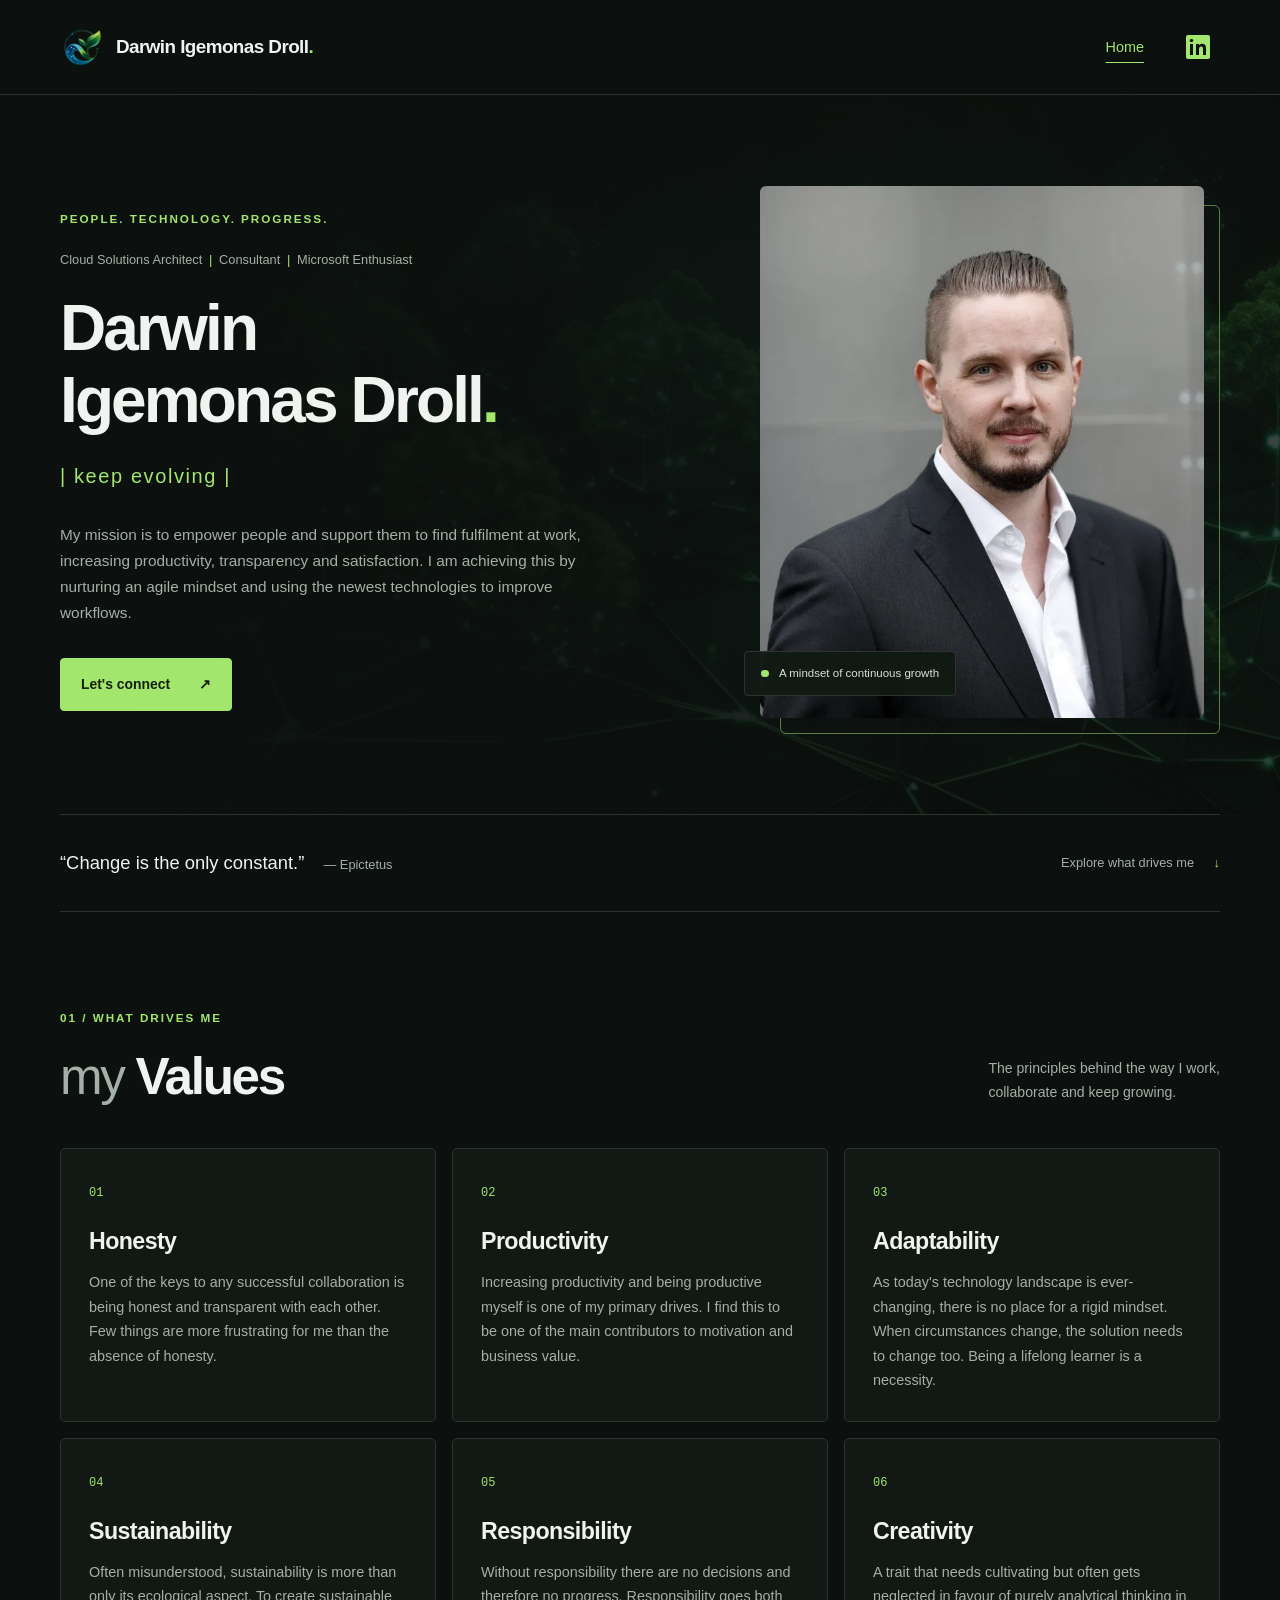
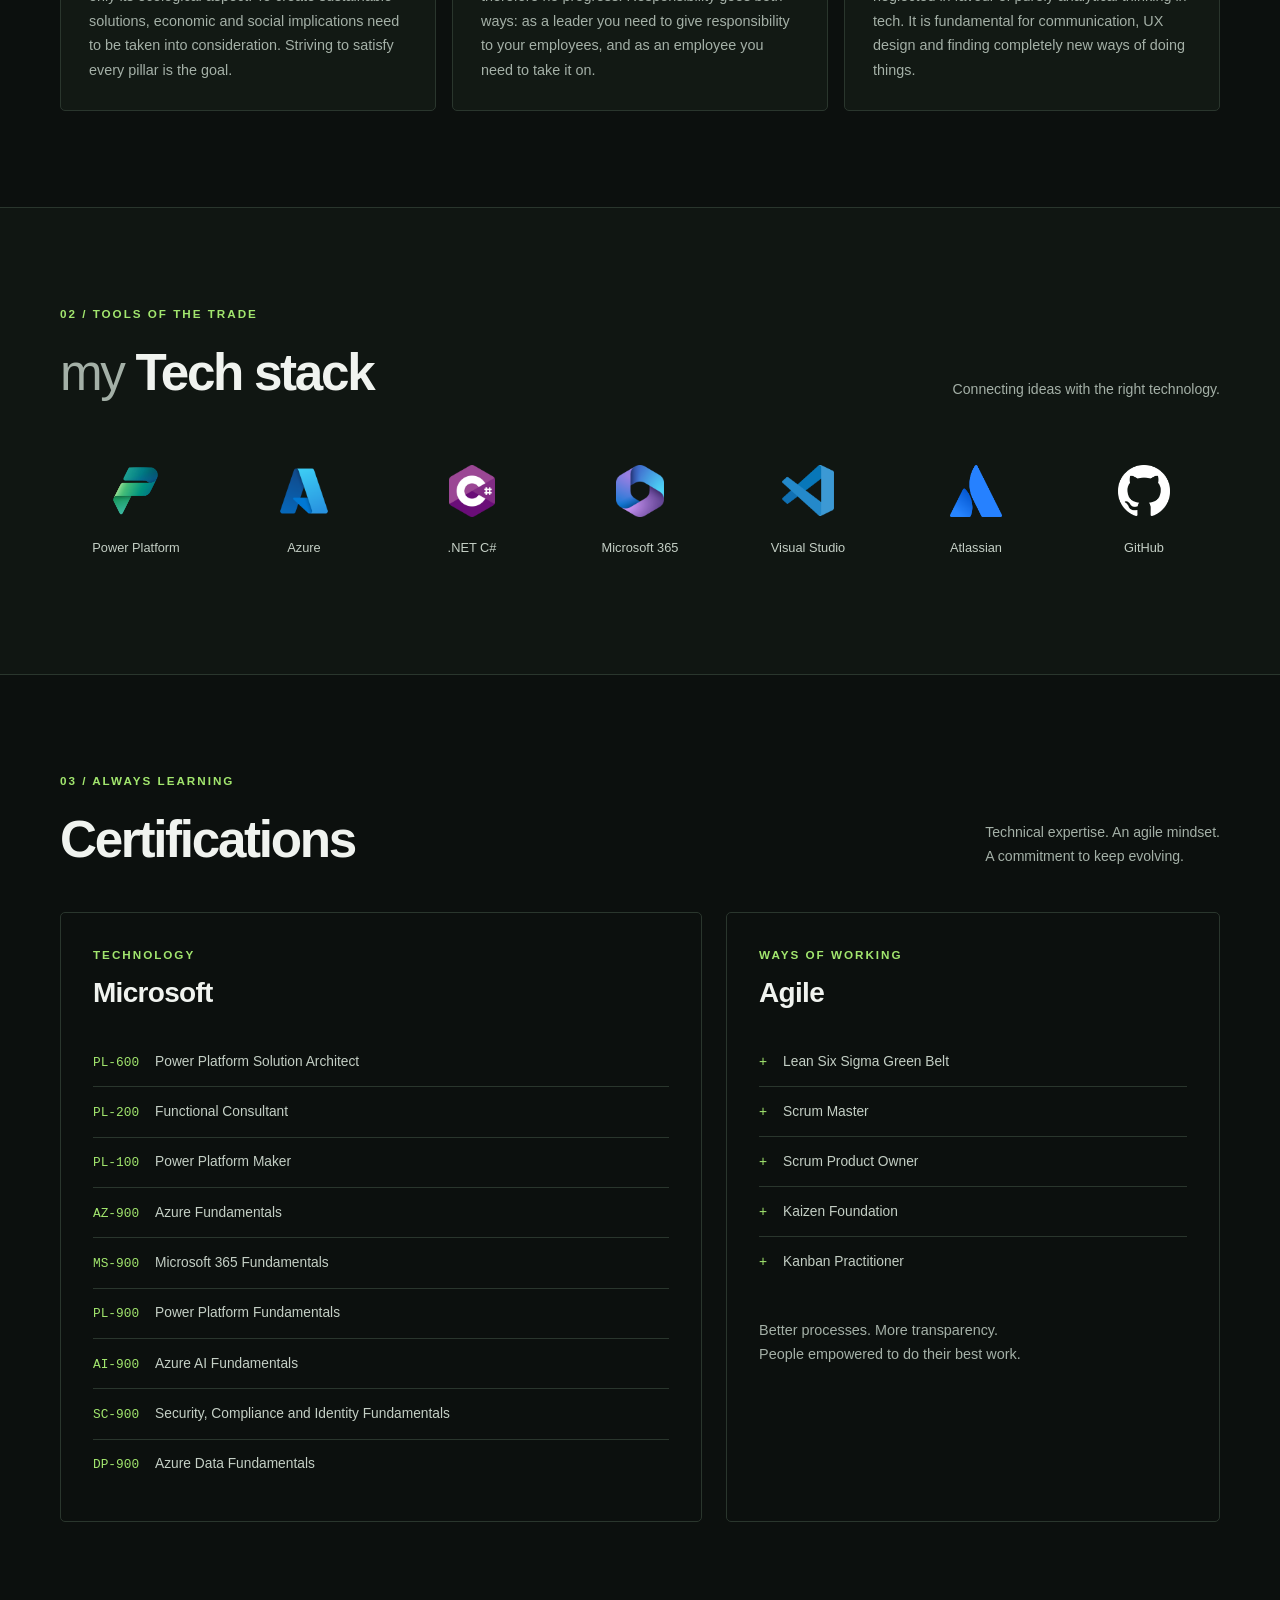
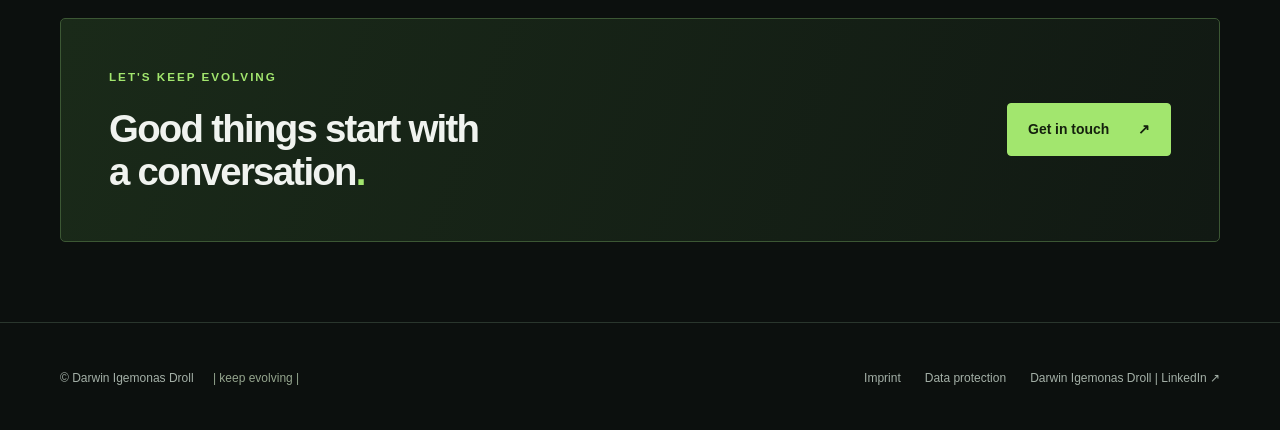
<file: index.html>
<!doctype html>
<html lang="en">
<head>
  <meta charset="utf-8">
  <meta name="viewport" content="width=device-width, initial-scale=1">
  <meta name="description" content="Darwin Igemonas Droll — Cloud Solutions Architect, consultant and Microsoft enthusiast. Empowering people through technology and an agile mindset.">
  <title>Darwin Igemonas Droll | Keep evolving</title>
  <link rel="icon" href="images/darwin-droll-logo.png" type="image/png">
  <link rel="stylesheet" href="style.css">
</head>
<body>
  <a class="skip-link" href="#main">Skip to content</a>
  <header class="site-header">
    <div class="container header-inner">
      <a class="brand" href="index.html" aria-label="Darwin Igemonas Droll — Home"><img src="images/darwin-droll-logo.png" alt="" width="44" height="44"><span>Darwin Igemonas Droll<span class="brand-dot">.</span></span></a>
      <nav aria-label="Main navigation"><a href="index.html" aria-current="page">Home</a><a class="social-link" href="https://www.linkedin.com/in/darwin-droll/" aria-label="Darwin Igemonas Droll | LinkedIn" rel="noopener noreferrer"><img src="images/linkedin.svg" alt="" width="24" height="24"></a></nav>
    </div>
  </header>
  <main id="main">
    <section class="hero">
      <div class="container hero-grid">
        <div class="hero-copy">
          <p class="eyebrow">People. Technology. Progress.</p>
          <p class="hero-role">Cloud Solutions Architect <span>|</span> Consultant <span>|</span> Microsoft Enthusiast</p>
          <h1>Darwin<br>Igemonas Droll<span class="accent">.</span></h1>
          <p class="tagline">| keep evolving |</p>
          <p class="hero-intro">My mission is to empower people and support them to find fulfilment at work, increasing productivity, transparency and satisfaction. I am achieving this by nurturing an agile mindset and using the newest technologies to improve workflows.</p>
          <div class="actions"><a class="button" href="mailto:contact@darwindroll.com">Let's connect <span aria-hidden="true">&nearr;</span></a></div>
        </div>
        <figure class="portrait">
          <img src="images/darwin-droll-portrait.webp" alt="Darwin Igemonas Droll in a dark suit and white shirt" width="1280" height="853" fetchpriority="high">
          <figcaption><span class="status-dot" aria-hidden="true"></span>A mindset of continuous growth</figcaption>
        </figure>
      </div>
    </section>
    <div class="container quote-wrap">
      <figure class="quote"><blockquote><p>&ldquo;Change is the only constant.&rdquo;</p></blockquote><figcaption>&mdash; Epictetus</figcaption></figure>
      <a class="section-jump" href="#values">Explore what drives me <span aria-hidden="true">&darr;</span></a>
    </div>
    <section class="section container" id="values" aria-labelledby="values-title">
      <div class="section-heading"><div><p class="eyebrow">01 / What drives me</p><h2 id="values-title"><span class="muted">my</span> Values</h2></div><p>The principles behind the way I work,<br>collaborate and keep growing.</p></div>
      <div class="values-grid">
        <article class="value-card"><span class="card-number">01</span><h3>Honesty</h3><p>One of the keys to any successful collaboration is being honest and transparent with each other. Few things are more frustrating for me than the absence of honesty.</p></article>
        <article class="value-card"><span class="card-number">02</span><h3>Productivity</h3><p>Increasing productivity and being productive myself is one of my primary drives. I find this to be one of the main contributors to motivation and business value.</p></article>
        <article class="value-card"><span class="card-number">03</span><h3>Adaptability</h3><p>As today's technology landscape is ever-changing, there is no place for a rigid mindset. When circumstances change, the solution needs to change too. Being a lifelong learner is a necessity.</p></article>
        <article class="value-card"><span class="card-number">04</span><h3>Sustainability</h3><p>Often misunderstood, sustainability is more than only its ecological aspect. To create sustainable solutions, economic and social implications need to be taken into consideration. Striving to satisfy every pillar is the goal.</p></article>
        <article class="value-card"><span class="card-number">05</span><h3>Responsibility</h3><p>Without responsibility there are no decisions and therefore no progress. Responsibility goes both ways: as a leader you need to give responsibility to your employees, and as an employee you need to take it on.</p></article>
        <article class="value-card"><span class="card-number">06</span><h3>Creativity</h3><p>A trait that needs cultivating but often gets neglected in favour of purely analytical thinking in tech. It is fundamental for communication, UX design and finding completely new ways of doing things.</p></article>
      </div>
    </section>
    <section class="section stack-section" aria-labelledby="stack-title">
      <div class="container">
        <div class="section-heading"><div><p class="eyebrow">02 / Tools of the trade</p><h2 id="stack-title"><span class="muted">my</span> Tech stack</h2></div><p>Connecting ideas with the right technology.</p></div>
        <ul class="tech-grid">
          <li><img src="images/power-platform.webp" alt="" width="64" height="64" loading="lazy"><span>Power Platform</span></li>
          <li><img src="images/azure.webp" alt="" width="64" height="64" loading="lazy"><span>Azure</span></li>
          <li><img src="images/csharp.webp" alt="" width="64" height="64" loading="lazy"><span>.NET C#</span></li>
          <li><img src="images/microsoft-365.webp" alt="" width="64" height="64" loading="lazy"><span>Microsoft 365</span></li>
          <li><img src="images/visual-studio-code.webp" alt="" width="64" height="64" loading="lazy"><span>Visual Studio</span></li>
          <li><img src="images/atlassian.webp" alt="" width="64" height="64" loading="lazy"><span>Atlassian</span></li>
          <li><img class="github-logo" src="images/github.webp" alt="" width="64" height="64" loading="lazy"><span>GitHub</span></li>
        </ul>
      </div>
    </section>
    <section class="section container" aria-labelledby="certifications-title">
      <div class="section-heading"><div><p class="eyebrow">03 / Always learning</p><h2 id="certifications-title">Certifications</h2></div><p>Technical expertise. An agile mindset.<br>A commitment to keep evolving.</p></div>
      <div class="cert-grid">
        <article class="cert-card"><p class="eyebrow">Technology</p><h3>Microsoft</h3><ul class="cert-list">
          <li><span class="cert-code">PL-600</span> Power Platform Solution Architect</li>
          <li><span class="cert-code">PL-200</span> Functional Consultant</li>
          <li><span class="cert-code">PL-100</span> Power Platform Maker</li>
          <li><span class="cert-code">AZ-900</span> Azure Fundamentals</li>
          <li><span class="cert-code">MS-900</span> Microsoft 365 Fundamentals</li>
          <li><span class="cert-code">PL-900</span> Power Platform Fundamentals</li>
          <li><span class="cert-code">AI-900</span> Azure AI Fundamentals</li>
          <li><span class="cert-code">SC-900</span> Security, Compliance and Identity Fundamentals</li>
          <li><span class="cert-code">DP-900</span> Azure Data Fundamentals</li>
        </ul></article>
        <article class="cert-card"><p class="eyebrow">Ways of working</p><h3>Agile</h3><ul class="cert-list agile-list">
          <li>Lean Six Sigma Green Belt</li><li>Scrum Master</li><li>Scrum Product Owner</li><li>Kaizen Foundation</li><li>Kanban Practitioner</li>
        </ul><p class="cert-note">Better processes. More transparency.<br>People empowered to do their best work.</p></article>
      </div>
    </section>
    <section class="container closing"><div><p class="eyebrow">Let's keep evolving</p><h2>Good things start with<br>a conversation<span class="accent">.</span></h2></div><a class="button" href="mailto:contact@darwindroll.com">Get in touch <span aria-hidden="true">&nearr;</span></a></section>
  </main>
  <footer class="site-footer"><div class="container footer-inner"><p>&copy; Darwin Igemonas Droll <span class="footer-tagline">| keep evolving |</span></p><nav aria-label="Footer navigation"><a href="imprint.html">Imprint</a><a href="datenschutz.html">Data protection</a><a href="https://www.linkedin.com/in/darwin-droll/" rel="noopener noreferrer">Darwin Igemonas Droll | LinkedIn <span aria-hidden="true">&nearr;</span></a></nav></div></footer>
</body>
</html>
</file>
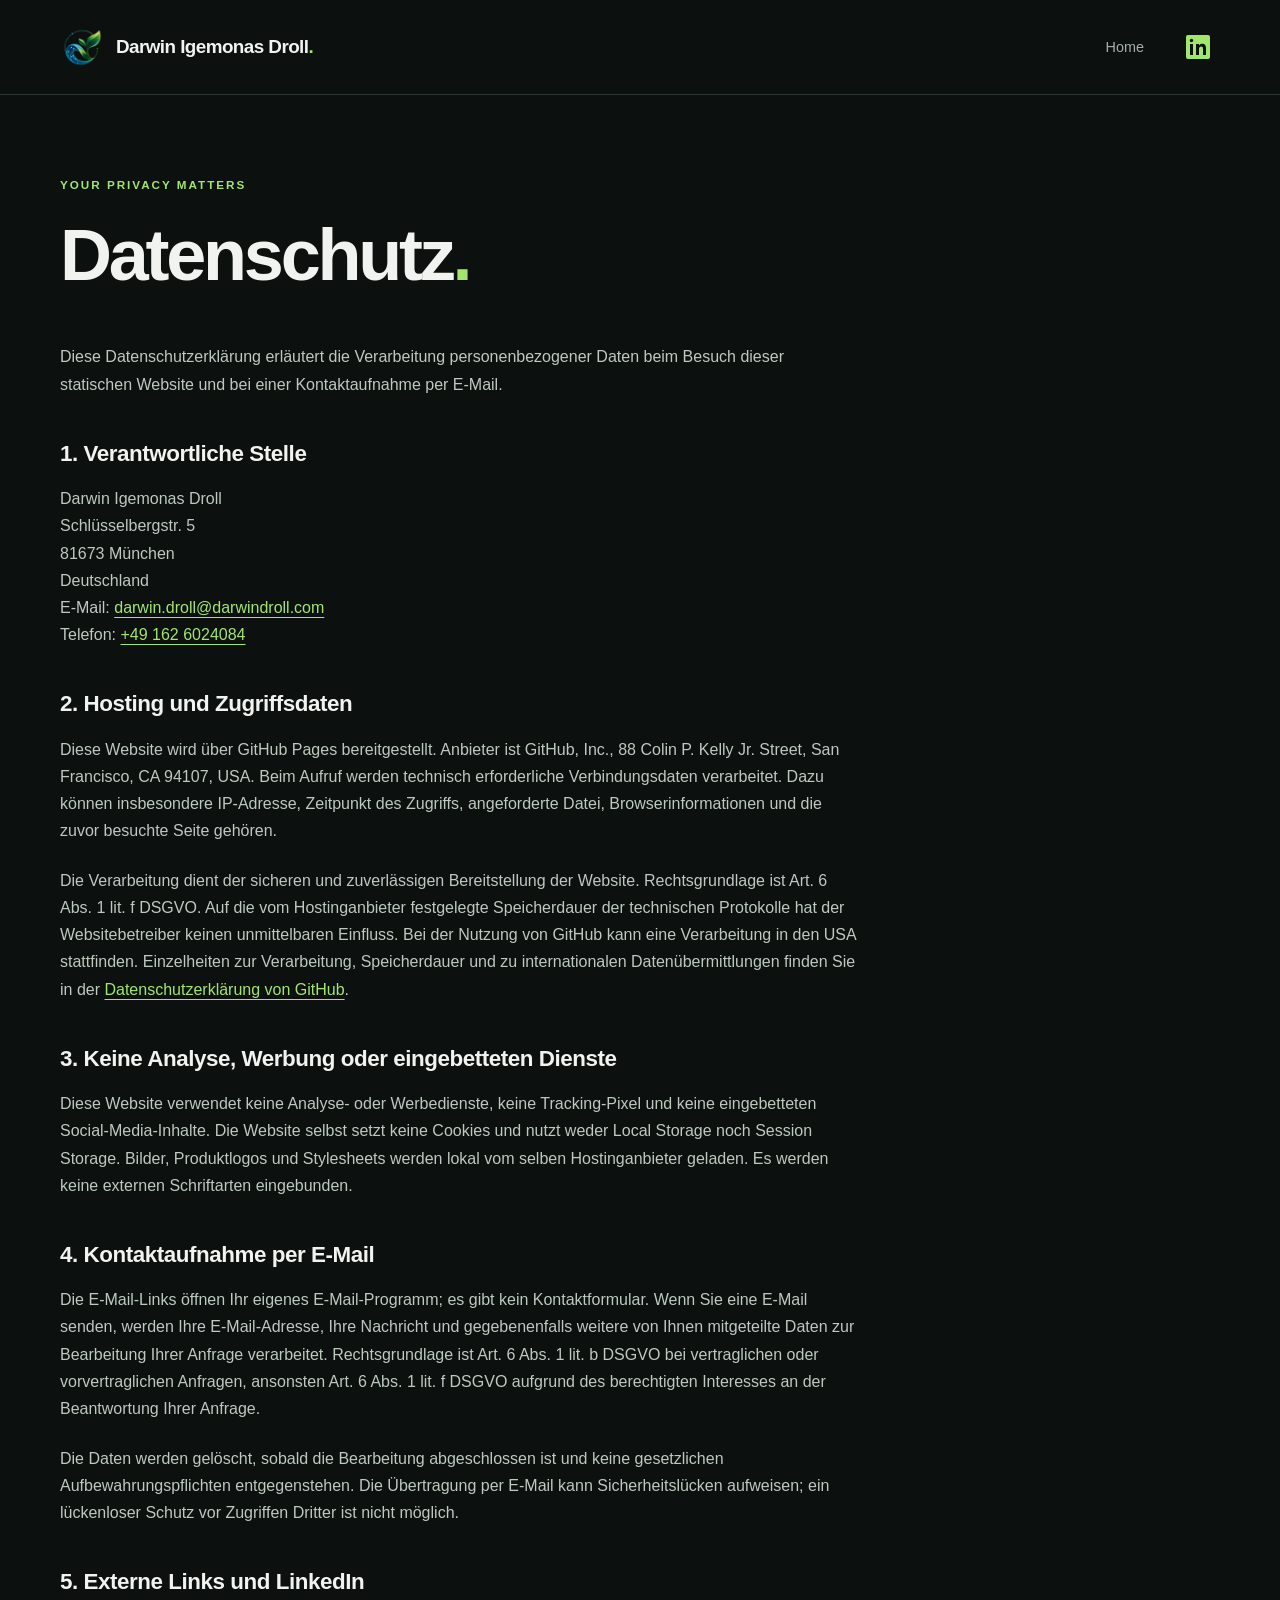
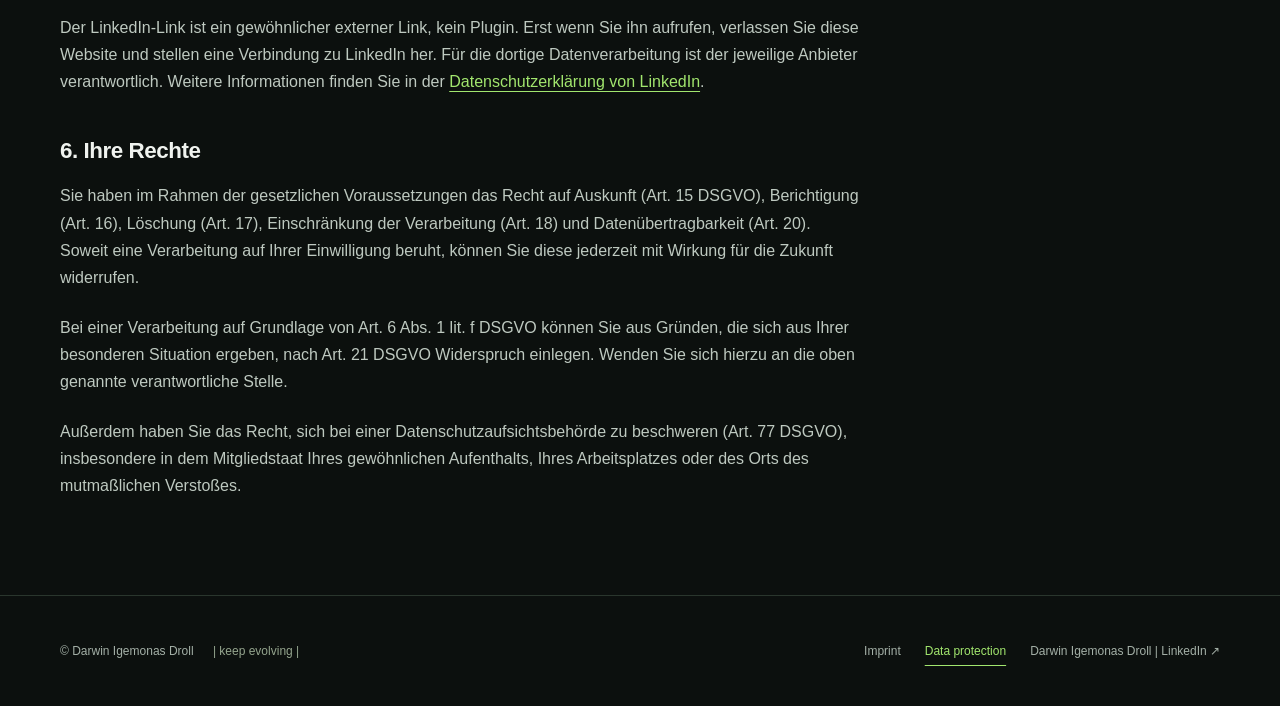
<file: datenschutz.html>
<!doctype html>
<html lang="de">
<head>
  <meta charset="utf-8">
  <meta name="viewport" content="width=device-width, initial-scale=1">
  <meta name="description" content="Informationen zum Datenschutz, Hosting und zur Kontaktaufnahme auf der Website von Darwin Igemonas Droll.">
  <title>Data protection | Darwin Igemonas Droll</title>
  <link rel="icon" href="images/darwin-droll-logo.png" type="image/png">
  <link rel="stylesheet" href="style.css">
</head>
<body>
  <a class="skip-link" href="#main">Zum Inhalt springen</a>
  <header class="site-header"><div class="container header-inner"><a class="brand" href="index.html" aria-label="Darwin Igemonas Droll — Home"><img src="images/darwin-droll-logo.png" alt="" width="44" height="44"><span>Darwin Igemonas Droll<span class="brand-dot">.</span></span></a><nav aria-label="Hauptnavigation" lang="en"><a href="index.html">Home</a><a class="social-link" href="https://www.linkedin.com/in/darwin-droll/" aria-label="Darwin Igemonas Droll | LinkedIn" rel="noopener noreferrer"><img src="images/linkedin.svg" alt="" width="24" height="24"></a></nav></div></header>
  <main id="main" class="container legal-page">
    <p class="eyebrow" lang="en">Your privacy matters</p>
    <h1>Datenschutz<span class="accent">.</span></h1>
    <div class="prose legal-prose">
      <p>Diese Datenschutzerklärung erläutert die Verarbeitung personenbezogener Daten beim Besuch dieser statischen Website und bei einer Kontaktaufnahme per E-Mail.</p>
      <h2>1. Verantwortliche Stelle</h2>
      <address>Darwin Igemonas Droll<br>Schlüsselbergstr. 5<br>81673 München<br>Deutschland</address>
      <p>E-Mail: <a href="mailto:darwin.droll@darwindroll.com">darwin.droll@darwindroll.com</a><br>Telefon: <a href="tel:+491626024084">+49 162 6024084</a></p>
      <h2>2. Hosting und Zugriffsdaten</h2>
      <p>Diese Website wird über GitHub Pages bereitgestellt. Anbieter ist GitHub, Inc., 88 Colin P. Kelly Jr. Street, San Francisco, CA 94107, USA. Beim Aufruf werden technisch erforderliche Verbindungsdaten verarbeitet. Dazu können insbesondere IP-Adresse, Zeitpunkt des Zugriffs, angeforderte Datei, Browserinformationen und die zuvor besuchte Seite gehören.</p>
      <p>Die Verarbeitung dient der sicheren und zuverlässigen Bereitstellung der Website. Rechtsgrundlage ist Art. 6 Abs. 1 lit. f DSGVO. Auf die vom Hostinganbieter festgelegte Speicherdauer der technischen Protokolle hat der Websitebetreiber keinen unmittelbaren Einfluss. Bei der Nutzung von GitHub kann eine Verarbeitung in den USA stattfinden. Einzelheiten zur Verarbeitung, Speicherdauer und zu internationalen Datenübermittlungen finden Sie in der <a href="https://docs.github.com/en/site-policy/privacy-policies/github-general-privacy-statement" rel="noopener noreferrer">Datenschutzerklärung von GitHub</a>.</p>
      <h2>3. Keine Analyse, Werbung oder eingebetteten Dienste</h2>
      <p>Diese Website verwendet keine Analyse- oder Werbedienste, keine Tracking-Pixel und keine eingebetteten Social-Media-Inhalte. Die Website selbst setzt keine Cookies und nutzt weder Local Storage noch Session Storage. Bilder, Produktlogos und Stylesheets werden lokal vom selben Hostinganbieter geladen. Es werden keine externen Schriftarten eingebunden.</p>
      <h2>4. Kontaktaufnahme per E-Mail</h2>
      <p>Die E-Mail-Links öffnen Ihr eigenes E-Mail-Programm; es gibt kein Kontaktformular. Wenn Sie eine E-Mail senden, werden Ihre E-Mail-Adresse, Ihre Nachricht und gegebenenfalls weitere von Ihnen mitgeteilte Daten zur Bearbeitung Ihrer Anfrage verarbeitet. Rechtsgrundlage ist Art. 6 Abs. 1 lit. b DSGVO bei vertraglichen oder vorvertraglichen Anfragen, ansonsten Art. 6 Abs. 1 lit. f DSGVO aufgrund des berechtigten Interesses an der Beantwortung Ihrer Anfrage.</p>
      <p>Die Daten werden gelöscht, sobald die Bearbeitung abgeschlossen ist und keine gesetzlichen Aufbewahrungspflichten entgegenstehen. Die Übertragung per E-Mail kann Sicherheitslücken aufweisen; ein lückenloser Schutz vor Zugriffen Dritter ist nicht möglich.</p>
      <h2>5. Externe Links und LinkedIn</h2>
      <p>Der LinkedIn-Link ist ein gewöhnlicher externer Link, kein Plugin. Erst wenn Sie ihn aufrufen, verlassen Sie diese Website und stellen eine Verbindung zu LinkedIn her. Für die dortige Datenverarbeitung ist der jeweilige Anbieter verantwortlich. Weitere Informationen finden Sie in der <a href="https://www.linkedin.com/legal/privacy-policy" rel="noopener noreferrer">Datenschutzerklärung von LinkedIn</a>.</p>
      <h2>6. Ihre Rechte</h2>
      <p>Sie haben im Rahmen der gesetzlichen Voraussetzungen das Recht auf Auskunft (Art. 15 DSGVO), Berichtigung (Art. 16), Löschung (Art. 17), Einschränkung der Verarbeitung (Art. 18) und Datenübertragbarkeit (Art. 20). Soweit eine Verarbeitung auf Ihrer Einwilligung beruht, können Sie diese jederzeit mit Wirkung für die Zukunft widerrufen.</p>
      <p>Bei einer Verarbeitung auf Grundlage von Art. 6 Abs. 1 lit. f DSGVO können Sie aus Gründen, die sich aus Ihrer besonderen Situation ergeben, nach Art. 21 DSGVO Widerspruch einlegen. Wenden Sie sich hierzu an die oben genannte verantwortliche Stelle.</p>
      <p>Außerdem haben Sie das Recht, sich bei einer Datenschutzaufsichtsbehörde zu beschweren (Art. 77 DSGVO), insbesondere in dem Mitgliedstaat Ihres gewöhnlichen Aufenthalts, Ihres Arbeitsplatzes oder des Orts des mutmaßlichen Verstoßes.</p>
    </div>
  </main>
  <footer class="site-footer"><div class="container footer-inner"><p>&copy; Darwin Igemonas Droll <span class="footer-tagline">| keep evolving |</span></p><nav aria-label="Footer navigation" lang="en"><a href="imprint.html">Imprint</a><a href="datenschutz.html" aria-current="page">Data protection</a><a href="https://www.linkedin.com/in/darwin-droll/" rel="noopener noreferrer">Darwin Igemonas Droll | LinkedIn <span aria-hidden="true">&nearr;</span></a></nav></div></footer>
</body>
</html>
</file>
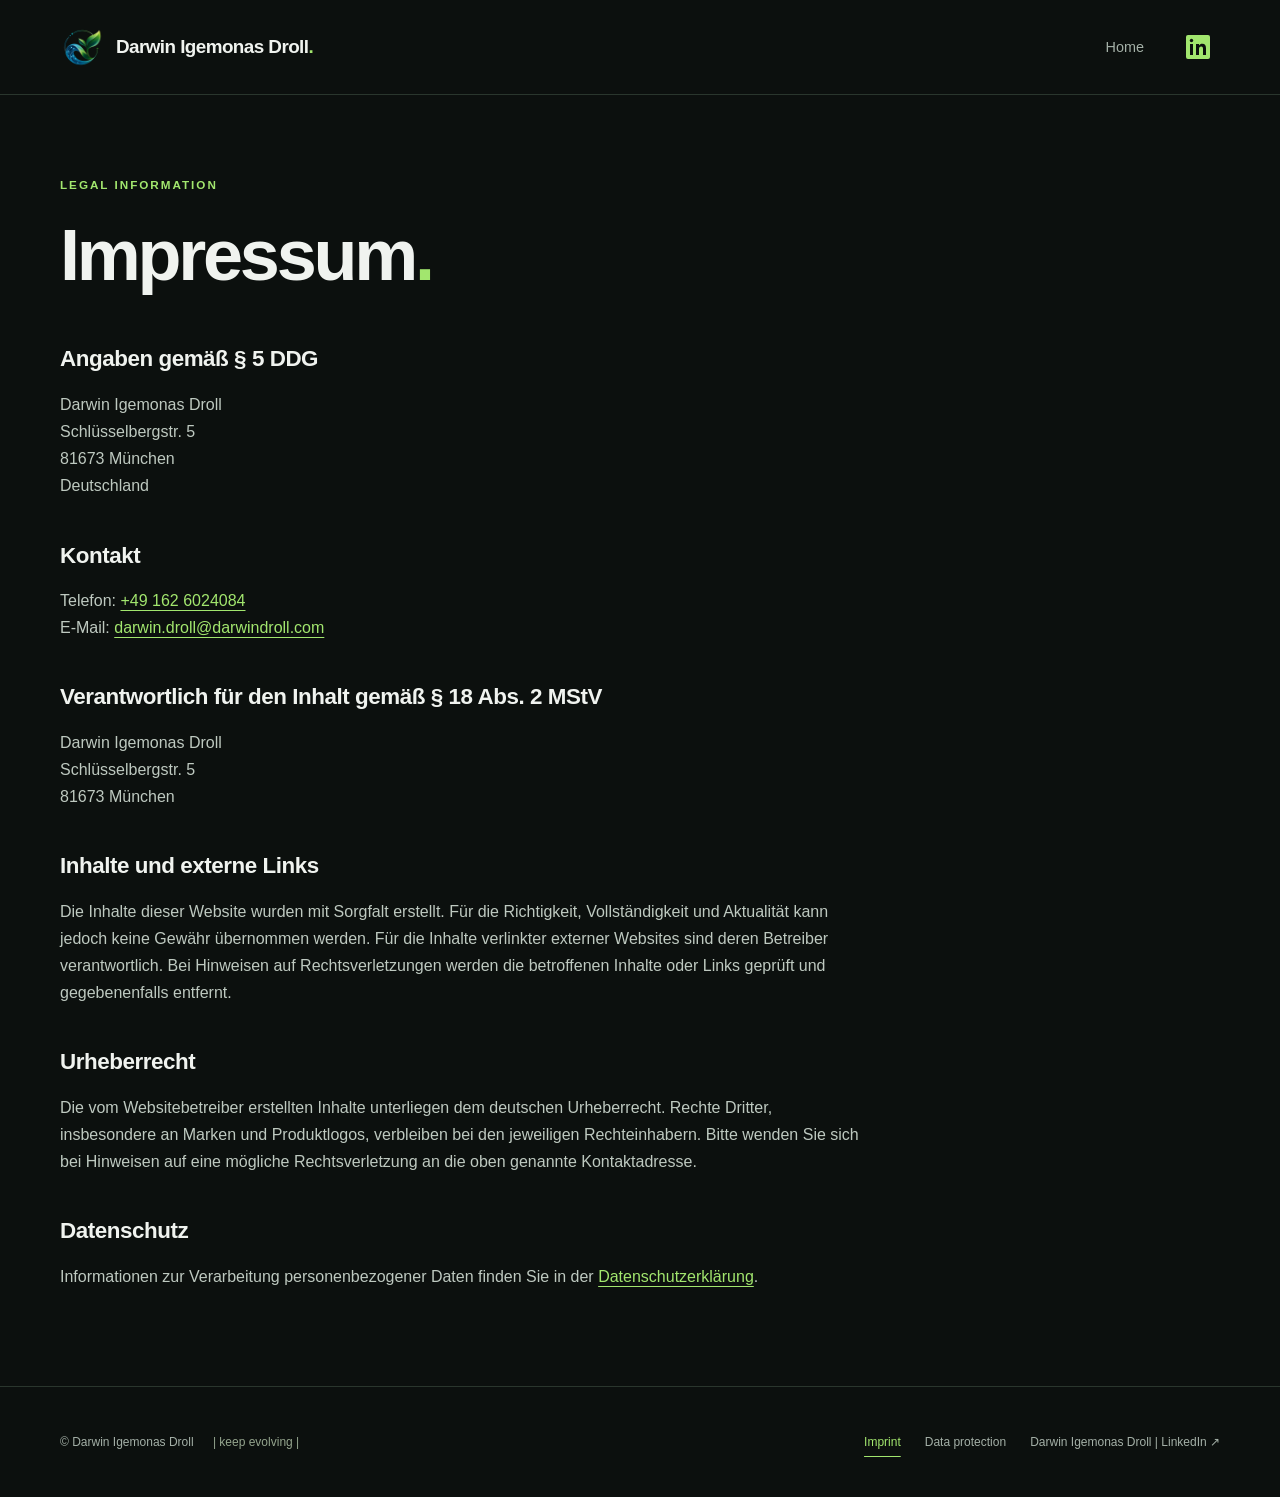
<file: imprint.html>
<!doctype html>
<html lang="de">
<head>
  <meta charset="utf-8">
  <meta name="viewport" content="width=device-width, initial-scale=1">
  <meta name="description" content="Impressum und Kontaktangaben für die Website von Darwin Igemonas Droll.">
  <title>Imprint | Darwin Igemonas Droll</title>
  <link rel="icon" href="images/darwin-droll-logo.png" type="image/png">
  <link rel="stylesheet" href="style.css">
</head>
<body>
  <a class="skip-link" href="#main">Zum Inhalt springen</a>
  <header class="site-header"><div class="container header-inner"><a class="brand" href="index.html" aria-label="Darwin Igemonas Droll — Home"><img src="images/darwin-droll-logo.png" alt="" width="44" height="44"><span>Darwin Igemonas Droll<span class="brand-dot">.</span></span></a><nav aria-label="Hauptnavigation" lang="en"><a href="index.html">Home</a><a class="social-link" href="https://www.linkedin.com/in/darwin-droll/" aria-label="Darwin Igemonas Droll | LinkedIn" rel="noopener noreferrer"><img src="images/linkedin.svg" alt="" width="24" height="24"></a></nav></div></header>
  <main id="main" class="container legal-page">
    <p class="eyebrow" lang="en">Legal information</p>
    <h1>Impressum<span class="accent">.</span></h1>
    <div class="prose legal-prose">
      <h2>Angaben gemäß § 5 DDG</h2>
      <address>Darwin Igemonas Droll<br>Schlüsselbergstr. 5<br>81673 München<br>Deutschland</address>
      <h2>Kontakt</h2>
      <p>Telefon: <a href="tel:+491626024084">+49 162 6024084</a><br>E-Mail: <a href="mailto:darwin.droll@darwindroll.com">darwin.droll@darwindroll.com</a></p>
      <h2>Verantwortlich für den Inhalt gemäß § 18 Abs. 2 MStV</h2>
      <address>Darwin Igemonas Droll<br>Schlüsselbergstr. 5<br>81673 München</address>
      <h2>Inhalte und externe Links</h2>
      <p>Die Inhalte dieser Website wurden mit Sorgfalt erstellt. Für die Richtigkeit, Vollständigkeit und Aktualität kann jedoch keine Gewähr übernommen werden. Für die Inhalte verlinkter externer Websites sind deren Betreiber verantwortlich. Bei Hinweisen auf Rechtsverletzungen werden die betroffenen Inhalte oder Links geprüft und gegebenenfalls entfernt.</p>
      <h2>Urheberrecht</h2>
      <p>Die vom Websitebetreiber erstellten Inhalte unterliegen dem deutschen Urheberrecht. Rechte Dritter, insbesondere an Marken und Produktlogos, verbleiben bei den jeweiligen Rechteinhabern. Bitte wenden Sie sich bei Hinweisen auf eine mögliche Rechtsverletzung an die oben genannte Kontaktadresse.</p>
      <h2>Datenschutz</h2>
      <p>Informationen zur Verarbeitung personenbezogener Daten finden Sie in der <a href="datenschutz.html">Datenschutzerklärung</a>.</p>
    </div>
  </main>
  <footer class="site-footer"><div class="container footer-inner"><p>&copy; Darwin Igemonas Droll <span class="footer-tagline">| keep evolving |</span></p><nav aria-label="Footer navigation" lang="en"><a href="imprint.html" aria-current="page">Imprint</a><a href="datenschutz.html">Data protection</a><a href="https://www.linkedin.com/in/darwin-droll/" rel="noopener noreferrer">Darwin Igemonas Droll | LinkedIn <span aria-hidden="true">&nearr;</span></a></nav></div></footer>
</body>
</html>
</file>
<file: style.css>
:root {
  color-scheme: dark;
  --background: #0c100e;
  --surface: #121914;
  --text: #f0f3ef;
  --muted: #a4b0a7;
  --accent: #a2e66e;
  --border: #2a362d;
}

* { box-sizing: border-box; }
html { scroll-behavior: smooth; scroll-padding-top: 6rem; }
body { margin: 0; background: var(--background); color: var(--text); font-family: "Segoe UI", Arial, sans-serif; font-size: 1rem; line-height: 1.7; }
body { min-height: 100vh; display: flex; flex-direction: column; }
main { flex: 1; }
a { color: inherit; text-decoration-thickness: 1px; text-underline-offset: .25em; }
a:hover { color: var(--accent); }
a:focus-visible { outline: 2px solid var(--accent); outline-offset: 6px; border-radius: 2px; }
img { display: block; max-width: 100%; height: auto; }
h1, h2, h3, p, figure, blockquote { margin: 0; }
h1, h2, h3 { font-weight: 600; line-height: 1.12; letter-spacing: -.045em; }
h1 { font-size: clamp(2.8rem, 6vw, 5.25rem); }
h2 { font-size: clamp(2rem, 4vw, 3.2rem); }
h3 { font-size: 1.45rem; letter-spacing: -.025em; }
ul { padding: 0; margin: 0; list-style: none; }
.container { width: min(1160px, calc(100% - 6rem)); margin-inline: auto; }
.accent, .brand-dot { color: var(--accent); }
.muted { color: var(--muted); font-weight: 400; }
.eyebrow { color: var(--accent); font-size: .73rem; font-weight: 600; letter-spacing: .17em; text-transform: uppercase; margin-bottom: 1.25rem; }
.skip-link { position: absolute; z-index: 10; top: .5rem; left: 1rem; padding: .6rem 1rem; color: var(--background); background: var(--accent); transform: translateY(-180%); }
.skip-link:focus { transform: translateY(0); }
.site-header { border-bottom: 1px solid var(--border); background: var(--background); }
.header-inner { min-height: 94px; display: flex; align-items: center; justify-content: space-between; gap: 2rem; }
.brand { display: inline-flex; align-items: center; gap: .75rem; font-size: 1.18rem; font-weight: 650; letter-spacing: -.03em; text-decoration: none; white-space: nowrap; }
.brand img { width: 44px; height: 44px; object-fit: contain; }
nav { display: flex; flex-wrap: wrap; align-items: center; gap: 2rem; }
nav a { font-size: .9rem; text-decoration: none; color: var(--muted); padding-block: .6rem; }
nav a[aria-current="page"] { color: var(--accent); text-decoration: underline; text-underline-offset: .6rem; }
.social-link { display: inline-flex; align-items: center; justify-content: center; min-width: 44px; min-height: 44px; }
.social-link img { width: 24px; height: 24px; }
.hero { position: relative; isolation: isolate; overflow: hidden; padding-block: 5.7rem 5rem; }
.hero::before, .page-hero::before, .contact-main::before { content: ""; position: absolute; z-index: -1; inset: 0; background: linear-gradient(90deg, var(--background) 10%, #0c100ed9 55%, #0c100e8c), url("images/green-tree.webp") center / cover no-repeat; opacity: .48; }
.hero-grid { display: grid; grid-template-columns: 1.35fr 1fr; align-items: center; gap: 5rem; }
.hero-role { font-size: .8rem; color: var(--muted); max-width: 30rem; margin-bottom: 1.4rem; }
.hero-role span { color: var(--accent); padding-inline: .2rem; }
.hero h1 { font-size: clamp(2.8rem, 5vw, 4.65rem); }
.tagline { color: var(--accent); font-size: 1.25rem; letter-spacing: .08em; margin-top: 1.4rem; }
.hero-intro { max-width: 35rem; margin-top: 1.8rem; color: var(--muted); font-size: .96rem; }
.actions { display: flex; align-items: center; flex-wrap: wrap; gap: 1.7rem; margin-top: 2rem; }
.button { display: inline-flex; align-items: center; justify-content: center; gap: 1.8rem; border: 1px solid var(--accent); background: var(--accent); color: #14200d; font-size: .87rem; font-weight: 650; text-decoration: none; border-radius: 4px; padding: .85rem 1.25rem; transition: background .15s, color .15s; }
.button:hover { color: var(--accent); background: #172512; }
.text-link { font-size: .87rem; text-decoration: none; }
.text-link span { color: var(--accent); margin-left: .5rem; }
.portrait { position: relative; padding: 0 1rem 1rem 0; }
.portrait::before { content: ""; position: absolute; z-index: -1; inset: 1.2rem 0 0 1.2rem; border: 1px solid #5b7c42; border-radius: 6px; }
.portrait > img { width: 100%; aspect-ratio: 4 / 4.8; object-fit: cover; object-position: 52% center; border-radius: 6px; filter: saturate(.72); }
.portrait figcaption { position: absolute; left: -1rem; bottom: 2.4rem; display: flex; align-items: center; gap: .65rem; background: #111913f5; border: 1px solid var(--border); padding: .75rem 1rem; border-radius: 4px; font-size: .72rem; color: #d7e2d7; }
.status-dot { width: .45rem; height: .45rem; background: var(--accent); border-radius: 50%; }
.quote-wrap { display: flex; justify-content: space-between; align-items: center; gap: 2rem; padding-block: 2rem; border-top: 1px solid var(--border); border-bottom: 1px solid var(--border); }
.quote { display: flex; align-items: baseline; flex-wrap: wrap; column-gap: 1.2rem; }
.quote blockquote { font-size: 1.15rem; }
.quote figcaption, .section-jump { color: var(--muted); font-size: .8rem; }
.section-jump { text-decoration: none; }
.section-jump span { color: var(--accent); margin-left: 1rem; }
.section { padding-block: 6rem; }
.section-heading { display: flex; align-items: flex-end; justify-content: space-between; gap: 2rem; margin-bottom: 2.7rem; }
.section-heading > p { font-size: .88rem; color: var(--muted); }
.values-grid { display: grid; grid-template-columns: repeat(3, 1fr); gap: 1rem; }
.value-card { padding: 1.75rem; background: var(--surface); border: 1px solid var(--border); border-radius: 5px; }
.card-number { color: var(--accent); font-size: .75rem; font-family: Consolas, monospace; }
.value-card h3 { margin-top: 1.5rem; margin-bottom: 1rem; }
.value-card p { color: var(--muted); font-size: .9rem; }
.stack-section { background: #101612; border-block: 1px solid var(--border); }
.tech-grid { display: grid; grid-template-columns: repeat(7, 1fr); gap: 1rem; }
.tech-grid li { display: flex; flex-direction: column; align-items: center; justify-content: center; gap: 1.25rem; min-width: 0; padding-block: 1.25rem; text-align: center; }
.tech-grid img { width: 52px; height: 52px; object-fit: contain; }
.tech-grid span { font-size: .8rem; color: #c4cfc5; }
.github-logo { filter: brightness(0) invert(1); }
.cert-grid { display: grid; grid-template-columns: 1.3fr 1fr; gap: 1.5rem; }
.cert-card { border: 1px solid var(--border); border-radius: 5px; padding: 2rem; }
.cert-card .eyebrow { margin-bottom: .75rem; }
.cert-card h3 { font-size: 1.75rem; margin-bottom: 1.8rem; }
.cert-list li { display: flex; align-items: baseline; gap: 1rem; padding-block: .8rem; border-bottom: 1px solid var(--border); color: #c4cfc5; font-size: .86rem; }
.cert-list li:last-child { border-bottom: 0; }
.cert-code { color: var(--accent); font-family: Consolas, monospace; font-size: .8rem; white-space: nowrap; }
.agile-list li::before { content: "+"; color: var(--accent); }
.cert-note { font-size: .9rem; color: var(--muted); margin-top: 2rem; }
.closing { display: flex; justify-content: space-between; align-items: center; gap: 2rem; padding: 3rem; margin-bottom: 5rem; border: 1px solid #3c5734; border-radius: 5px; background: linear-gradient(110deg, #1a2a19, #111913); }
.closing h2 { font-size: clamp(1.75rem, 3vw, 2.6rem); }
.closing .button { flex-shrink: 0; }
.site-footer { border-top: 1px solid var(--border); }
.footer-inner { min-height: 110px; display: flex; align-items: center; justify-content: space-between; gap: 1.5rem; padding-block: 1.5rem; }
.footer-inner p { color: var(--muted); font-size: .75rem; }
.footer-tagline { color: #95a58e; margin-left: 1rem; }
.footer-inner nav { gap: 1.5rem; }
.footer-inner nav a { font-size: .75rem; }
.page-hero { position: relative; isolation: isolate; padding-block: 5.5rem; border-bottom: 1px solid var(--border); }
.page-lead { color: var(--muted); font-size: 1.1rem; margin-top: 1.5rem; }
.story { max-width: 960px; padding-block: 4rem; }
.prose { max-width: 720px; margin-inline: auto; color: #bec9c0; overflow-wrap: anywhere; }
.prose p + p { margin-top: 1.4rem; }
.story-image { margin-block: 3rem; }
.story-image img { width: 100%; border-radius: 5px; }
.story-image figcaption { font-size: .78rem; color: var(--muted); padding-top: .75rem; }
.contact-main { position: relative; isolation: isolate; display: flex; align-items: center; min-height: 70vh; }
.contact-main::before { background-position: right center; opacity: .3; }
.contact-content { padding-block: 6rem; }
.contact-label { margin-top: 3rem; margin-bottom: .5rem; color: var(--muted); font-size: .75rem; text-transform: uppercase; letter-spacing: .15em; }
.email-link { display: inline-block; font-size: clamp(1.1rem, 3.5vw, 2.5rem); color: var(--accent); text-decoration: none; border-bottom: 1px solid #557c3a; padding-bottom: .5rem; overflow-wrap: anywhere; }
.email-link span { display: inline-block; margin-left: .5rem; }
.contact-note { margin-top: 1.5rem; font-size: .8rem; color: var(--muted); }
.legal-page { padding-block: 5rem 6rem; }
.legal-page h1 { font-size: clamp(2.5rem, 6vw, 4.5rem); overflow-wrap: anywhere; }
.legal-prose { margin: 3rem 0 0; max-width: 800px; }
.legal-prose h2 { font-size: 1.4rem; letter-spacing: -.02em; margin-top: 2.5rem; margin-bottom: 1rem; line-height: 1.4; color: var(--text); }
.legal-prose address { font-style: normal; }
.legal-prose a { color: var(--accent); }

@media (min-width: 1600px) {
  .hero { padding-block: 7rem; }
}
@media (max-width: 1000px) {
  .container { width: calc(100% - 4rem); }
  .hero-grid { gap: 2.5rem; }
  .values-grid { grid-template-columns: repeat(2, 1fr); }
  .tech-grid { grid-template-columns: repeat(4, 1fr); }
  .footer-inner { flex-wrap: wrap; }
  .footer-tagline { display: none; }
}
@media (max-width: 700px) {
  html { scroll-padding-top: 1rem; }
  .container { width: calc(100% - 2.5rem); }
  .header-inner { min-height: 112px; flex-direction: column; justify-content: center; gap: .3rem; padding-block: 1rem; }
  .brand { font-size: 1.1rem; }
  .brand img { width: 32px; height: 32px; }
  nav { gap: 1.8rem; }
  nav a { font-size: .85rem; }
  .hero { padding-block: 3rem; }
  .hero-grid { grid-template-columns: 1fr; gap: 3rem; }
  .hero h1 { font-size: clamp(2.7rem, 10.5vw, 4rem); }
  .hero-role { max-width: 23rem; }
  .portrait { width: min(100% - 1rem, 360px); margin-inline: auto; }
  .portrait > img { aspect-ratio: 4 / 4.2; }
  .portrait figcaption { left: -.5rem; font-size: .7rem; }
  .quote-wrap { align-items: flex-start; flex-direction: column; gap: 1rem; }
  .quote blockquote { font-size: 1rem; }
  .section { padding-block: 3.5rem; }
  .section-heading { align-items: flex-start; flex-direction: column; gap: 1rem; margin-bottom: 2rem; }
  .section-heading > p br { display: none; }
  .values-grid, .cert-grid { grid-template-columns: 1fr; }
  .value-card { padding: 1.5rem; }
  .value-card h3 { margin-top: 1rem; }
  .tech-grid { grid-template-columns: repeat(2, 1fr); }
  .tech-grid li:last-child { grid-column: 1 / -1; }
  .cert-card { padding: 1.5rem; }
  .closing { align-items: flex-start; flex-direction: column; padding: 2rem; margin-bottom: 3rem; }
  .footer-inner { align-items: flex-start; flex-direction: column; gap: .5rem; }
  .footer-inner nav { gap: 1.25rem; }
  .page-hero { padding-block: 3.5rem; }
  .page-hero h1 { font-size: 3rem; }
  .story { padding-block: 2.5rem; }
  .story-image { margin-block: 2rem; }
  .contact-main { min-height: 65vh; }
  .contact-content { padding-block: 4rem; }
  .contact-content h1 { font-size: clamp(2.4rem, 10vw, 3.8rem); }
  .legal-page { padding-block: 3rem; }
}
@media (prefers-reduced-motion: reduce) {
  html { scroll-behavior: auto; }
  .button { transition: none; }
}
</file>
